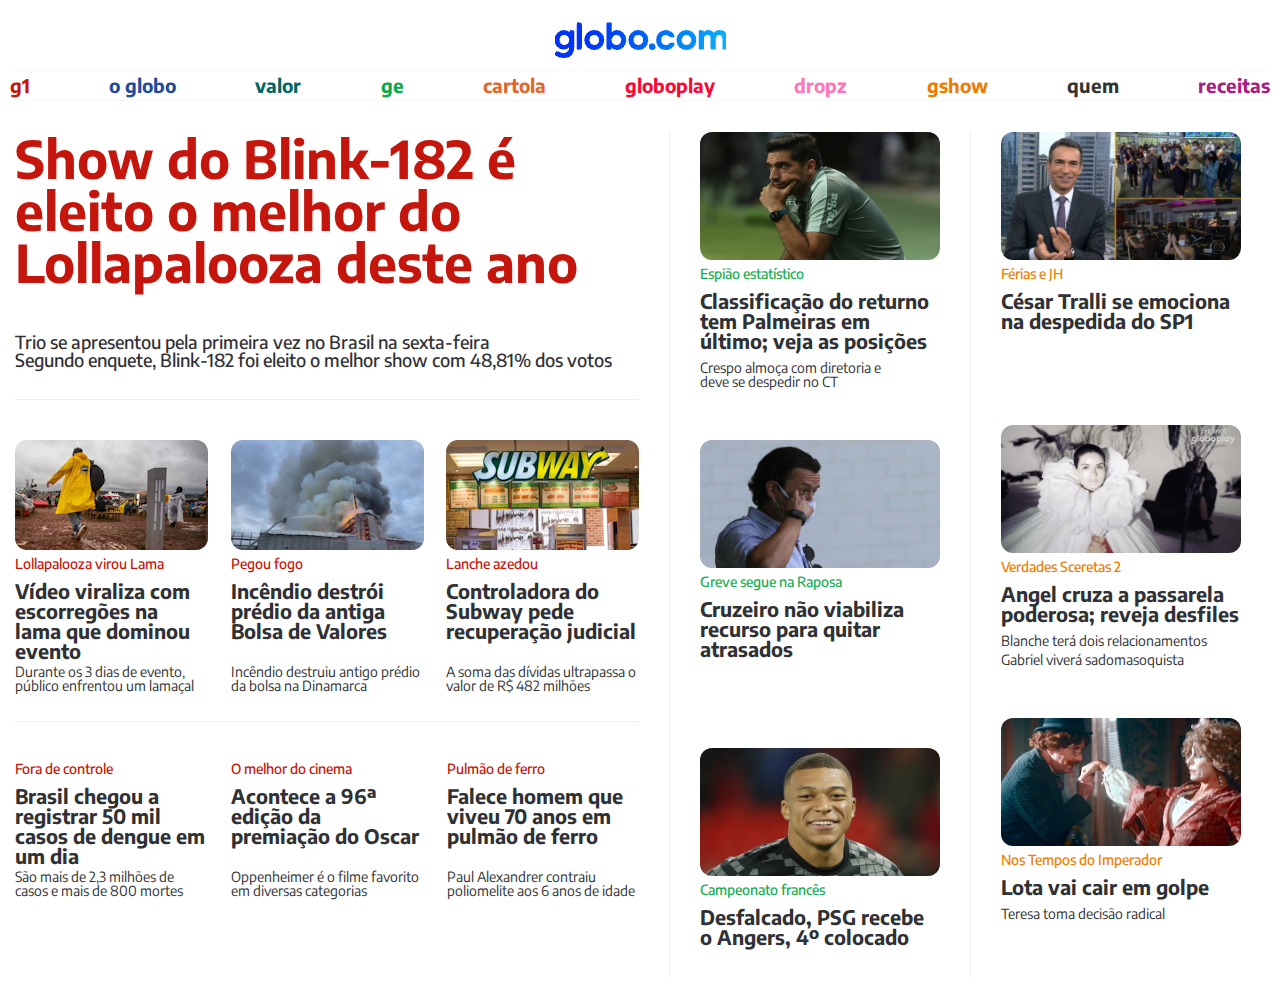
<file: projeto-1/index.html>
<!DOCTYPE html>
<html lang="pt-br">
  <head>
    <meta charset="UTF-8" />
    <meta name="viewport" content="width=device-width, initial-scale=1.0" />
    <meta http-equiv="X-UA-Compatible" content="ie=edge" />
    <title>O Globo</title>
    <link rel="stylesheet" href="reset.css" />
    <link rel="stylesheet" href="styles.css" />
    <link rel="preconnect" href="https://fonts.googleapis.com" />
    <link rel="preconnect" href="https://fonts.gstatic.com" crossorigin />
    <link
      href="https://fonts.googleapis.com/css2?family=Encode+Sans:wght@100..900&display=swap"
      rel="stylesheet"
    />
  </head>
  <body>
    <div class="topo">
      <div class="logo">
        <a href="https://oglobo.globo.com/">
        <img src="projeto-globocom-imagens/imagens/logo-globo.png" alt="logo">
        </a>
      </div>
      <div class="borda"></div>
      <div class="menus">
        <a href="https://g1.globo.com/">g1</a>
        <a href="https://oglobo.globo.com/">o globo</a>
        <a href="https://valor.globo.com/">valor</a>
        <a href="https://ge.globo.com/">ge</a>
        <a href="https://cartolla.globo.com/">cartola</a>
        <a href="https://globoplay.globo.com/?origemId=92434">globoplay</a>
        <a href="https://gshow.globo.com/">dropz</a>
        <a href="https://gshow.globo.com/">gshow</a>
        <a href="https://quem.globo.com/">quem</a>
        <a href="https://receitas.globo.com/">receitas</a>

      </div>
      <div class="borda"></div>
    </div>
    <div class="conteudo">
      <div class="parte1">
        <div class="materia-principal" >
          <a href = 'https://g1.globo.com/pop-arte/musica/lollapalooza/2024/noticia/2024/03/26/blink-182-e-eleito-o-melhor-show-do-lollapalooza-2024-segundo-leitores-do-g1.ghtml'>
          <h1 >Show do Blink-182 é eleito o melhor do Lollapalooza deste ano</h1>
          <h6>Trio se apresentou pela primeira vez no Brasil na sexta-feira</h6>
          <h6>
            Segundo enquete, Blink-182 foi eleito o melhor show com 48,81% dos
            votos
          </h6>
          </a>
        </div>
        <div class="borda2"></div>
        <div class="destaques">
          <div class="post">
           <a href='https://g1.globo.com/pop-arte/musica/lollapalooza/2024/noticia/2024/03/25/video-viraliza-com-escorregoes-na-lama-que-dominou-lollapalooza.ghtml'>
             <img
              src="projeto-globocom-imagens/imagens/noticias/destaques/lama.png"
              alt="lama"
            />
            <div class="texto">
              <h2>Lollapalooza virou Lama</h2>
              <h1>Vídeo viraliza com escorregões na lama que dominou evento</h1>
              <p>Durante os 3 dias de evento, público enfrentou um lamaçal</p>
            </div>
          </a>
          </div>
          <div class="post">
          <a href='https://www.cnnbrasil.com.br/internacional/incendio-destroi-antiga-bolsa-de-valores-de-copenhague/#:~:text=Um%20inc%C3%AAndio%20atingiu%20a%20antiga,na%20Notre%2DDame%20de%20Paris.'>
             <img
              src="projeto-globocom-imagens/imagens/noticias/destaques/pegou-fogo.png"
              alt="fogo"
            />
            <div class="texto">
              <h2>Pegou fogo</h2>
              <h1>Incêndio destrói prédio da antiga Bolsa de Valores</h1>
              <p>Incêndio destruiu antigo prédio da bolsa na Dinamarca</p>
            </div> </a>
          </div>
          <div class="post">
          <a href='https://g1.globo.com/economia/negocios/noticia/2024/03/13/depois-da-starbucks-southrock-pede-recuperacao-judicial-tambem-para-a-operacao-do-subway.ghtml'>  <img
              src="projeto-globocom-imagens/imagens/noticias/destaques/subway.png"
              alt="subway"
            />
            <div class="texto">
              <h2>Lanche azedou</h2>
              <h1>Controladora do Subway pede recuperação judicial</h1>
              <p>A soma das dívidas ultrapassa o valor de R$ 482 milhões</p>
            </div> </a>
          </div>
        </div>
        <div class="borda2"></div>
        <div class="noticias">
          <a href="https://g1.globo.com/saude/dengue/noticia/2024/03/18/brasil-bate-recorde-historico-de-casos-de-dengue-em-2024.ghtml"><div class="texto">
            <h2>Fora de controle</h2>
            <h1>Brasil chegou a registrar 50 mil casos de dengue em um dia</h1>
            <p>São mais de 2,3 milhões de casos e mais de 800 mortes</p>
          </div></a>
         <a href="https://oglobo.globo.com/cultura/filmes/noticia/2024/03/10/hoje-e-dia-de-oscar-saiba-onde-assistir-a-cerimonia-e-ao-tapete-vermelho-da-premiacao.ghtml#:~:text=96%C2%AA%20edi%C3%A7%C3%A3o%20do%20maior%20pr%C3%AAmio,neste%20domingo%2C%2010%20de%20mar%C3%A7o&text=A%20cerim%C3%B4nia%20do%20Oscar%202024,Los%20Angeles%2C%20nos%20Estados%20Unidos."> <div class="texto">
            <h2>O melhor do cinema</h2>
            <h1>Acontece a 96ª edição da premiação do Oscar</h1>
            <p>Oppenheimer é o filme favorito em diversas categorias</p>
          </div></a>
         <a href="https://g1.globo.com/saude/noticia/2024/03/13/paul-alexander-o-homem-do-pulmao-de-aco-morre-aos-78-anos.ghtml"><div class="texto">
            <h2>Pulmão de ferro</h2>
            <h1>Falece homem que viveu 70 anos em pulmão de ferro</h1>
            <p>Paul Alexandrer contraiu poliomelite aos 6 anos de idade</p>
          </div></a>
        </div>
      </div>

      <div class="materia-lateral">
        <div class="borda3"></div>
        <div class="ge">
             <div class="post">
           <a href="https://ge.globo.com/espiao-estatistico/noticia/2023/12/01/classificacao-do-returno-palmeiras-supera-flamengo-sem-levar-gol-em-dez-dos-17-jogos-gremio-e-o-quarto.ghtml#:~:text=O%20Atl%C3%A9tico%2DMG%20lidera%20o,Flamengo%2C%20o%20terceiro%20com%2031."> <img
              src="projeto-globocom-imagens/imagens/noticias/ge/espiao-estatistico.jpeg"
              alt="espiao estatistico"
            />
            <div class="texto">
              <h2>Espião estatístico</h2>
              <h1>Classificação do returno tem Palmeiras em último; veja as posições
              </h1>
              <p>Crespo almoça com diretoria e deve se despedir no CT</p>
            </div></a>
             </div>
            <div class="post">
            <a href='https://ge.globo.com/futebol/times/cruzeiro/noticia/presidente-do-cruzeiro-nao-viabiliza-recurso-para-quitar-atrasados-e-encerrar-greve.ghtml'>  <img
                src="projeto-globocom-imagens/imagens/noticias/ge/greve-segue-na-raposa.jpeg"
                alt="greve segue na raposa"
              />
              <div class="texto">
                <h2>Greve segue na Raposa</h2>
                <h1>Cruzeiro não viabiliza recurso para quitar atrasados
                </h1>
              </div></a>
              </div>
                <div class="post">
            <a href='https://ge.globo.com/futebol/futebol-internacional/futebol-frances/jogo/15-10-2021/parissaintgermain-angers.ghtml'><img
              src="projeto-globocom-imagens/imagens/noticias/ge/campeonato-frances.jpeg"
              alt="campeonato france"
            />
            <div class="texto">
              <h2>Campeonato francês</h2>
              <h1>Desfalcado, PSG recebe o Angers, 4º colocado
              </h1>
      
            </div></a>
          </div>
        </div>
        <div class="borda3"></div>
        <div class="gshow">
             <div class="post">
          <a href="https://g1.globo.com/sp/sao-paulo/noticia/2021/10/15/cesar-tralli-se-emociona-e-e-aplaudido-na-despedida-do-sp1.ghtml#:~:text=O%20apresentador%20C%C3%A9sar%20Tralli%20se,bota%20esse%20telejornal%20no%20ar." > <img
              src="projeto-globocom-imagens/imagens/noticias/gshow/ferias-e-jh.jpeg"
              alt="ferias-e-jh"
            />
            <div class="texto">
              <h2>Férias e JH</h2>
              <h1>César Tralli se emociona na despedida do SP1
              </h1>
            </div></a>
             </div>
            <div class="post">
             <a href='https://gshow.globo.com/novelas/verdades-secretas/noticia/angel-surgira-deslumbrante-na-passarela-em-verdades-secretas-2-reveja-os-desfiles-da-modelo.ghtml'> <img
                src="projeto-globocom-imagens/imagens/noticias/gshow/verdades-secretas-2.jpeg"
                alt="verdades-secretas-2"
              />
              <div class="texto">
                <h2>Verdades Sceretas 2</h2>
                <h1>Angel cruza a passarela poderosa; reveja desfiles
                </h1>
               <p> Blanche terá dois relacionamentos</p>
                <p>Gabriel viverá sadomasoquista</p>
              </div></a>
              </div>
                <div class="post">
           <a href='https://kogut.oglobo.globo.com/noticias-da-tv/novelas/noticia/2021/10/nos-tempos-do-imperador-apos-briga-teresa-toma-decisao-radical-sobre-luisa.html#:~:text=Nos%20pr%C3%B3ximos%20cap%C3%ADtulos%20da%20novela,Selton%20Mello)%20e%20a%20amante.'> <img
              src="projeto-globocom-imagens/imagens/noticias/gshow/nos-tempos-do-imperador.jpeg"
              alt="nos-tempos-do-imperador"
            />
            <div class="texto">
              <h2>Nos Tempos do Imperador</h2>
              <h1>Lota vai cair em golpe
              </h1>
              <p> Teresa toma decisão radical</p>
          
            </div></a>
          </div>
        </div>
        </div>
      </div>
    </div>
  </body>
</html>
</file>
<file: projeto-1/styles.css>
body {
  font-family: "Encode Sans";
  display: flex;
  flex-direction: column;
  align-items: center;
}
.topo {
  height: 80px;
  margin-top: 22px;
}
.logo {
  display: flex;
  justify-content: center;
}
.borda {
  height: 1px;
  width: 1250px;
  background-color: #f5f6f7;
  min-height: 1px;
  min-width: 1250px;
  margin: 5px;
}

.borda2 {
  height: 1px;
  width: 624px;
  background-color: #ebedef;
  margin-bottom: 40px;
}
.borda3 {
  height: 845px;
  width: 1px;
  background-color: #ebedef;
  margin: 30px;
}
.menus {
  display: flex;
  justify-content: space-between;
  font-size: 19px;
  font-weight: 700;
}
a {
  text-decoration: none;
}
.menus :first-child {
  color: #c3170c;
}
.menus :nth-child(2) {
  color: #1e4b9b;
}
.menus :nth-child(3) {
  color: #006766;
}
.menus :nth-child(4) {
  color: #07aa47;
}
.menus :nth-child(5) {
  color: #e3662b;
}
.menus :nth-child(6) {
  color: #fb0735;
}
.menus :nth-child(7) {
  color: #ff75bb;
}
.menus :nth-child(8) {
  color: #ec7d00;
}
.menus :nth-child(9) {
  color: #323333;
}
.menus :nth-child(10) {
  color: #a81d83;
}
.conteudo {
  width: 1250px;
  display: flex;
}
.materia-principal {
  background-color: white;
  margin-bottom: 30px;
}
.materia-principal > a > h1 {
  margin-top: 30px;
  font-size: 52px;
  color: #c4160c;
  font-weight: bold;
  width: 624px;
  height: 201px;
}
.materia-principal > a > h6 {
  font-size: 18px;
  color: #303134;
  font-weight: 500;
}
.destaques {
  display: flex;
  flex-wrap: wrap;
  justify-content: space-between;
  margin-bottom: 40px;
}
.post {
  margin-bottom: 40px;
}
.texto {
  height: 84px;
  width: 192px;
}
.texto > h2 {
  font-size: 14px;
  color: #c4170c;
  margin-bottom: 10px;
  font-weight: 500;
}
.texto > h1 {
  font-size: 20px;
  color: #2f3134;
  font-weight: bold;
  width: 192px;
  height: 84px;
}
.texto > p {
  font-size: 14px;
  color: #2f3134;
  font-weight: 400;
}
.post > img {
  width: 193px;
  height: 110px;
  margin-bottom: 10px;
}
.noticias {
  display: flex;
  flex-wrap: wrap;
  justify-content: space-between;
  margin-top: 40px;
  margin-bottom: 150px;
}
.materia-lateral {
  display: flex;
  flex-direction: row;
}
.ge {
  display: flex;
  flex-direction: column;
  justify-content: space-between;
  margin-top: 30px;
}
.ge > .post > a > .texto > h2 {
  color: #16ae54;
}
.ge > .post > a > .texto > h1 {
  width: 240px;
  height: auto;
  margin-bottom: 10px;
}

.ge > .post > a > img {
  height: 128px;
  width: 240px;
  border-radius: 12px;
}
.gshow {
  display: flex;
  flex-direction: column;
  justify-content: space-between;
  height: 845px;
  margin-top: 30px;
}
.gshow > .post > a > .texto > h2 {
  color: #ec8006;
}
.gshow > .post > a > img {
  height: 128px;
  width: 240px;
  border-radius: 12px;
}
.gshow > .post > a > .texto > h1 {
  width: 240px;
  height: auto;
  margin-bottom: 10px;
}
.gshow > .post > a > .texto > p {
  width: 240px;
  margin-bottom: 5px;
}
img {
  margin-bottom: 5px;
}
</file>
